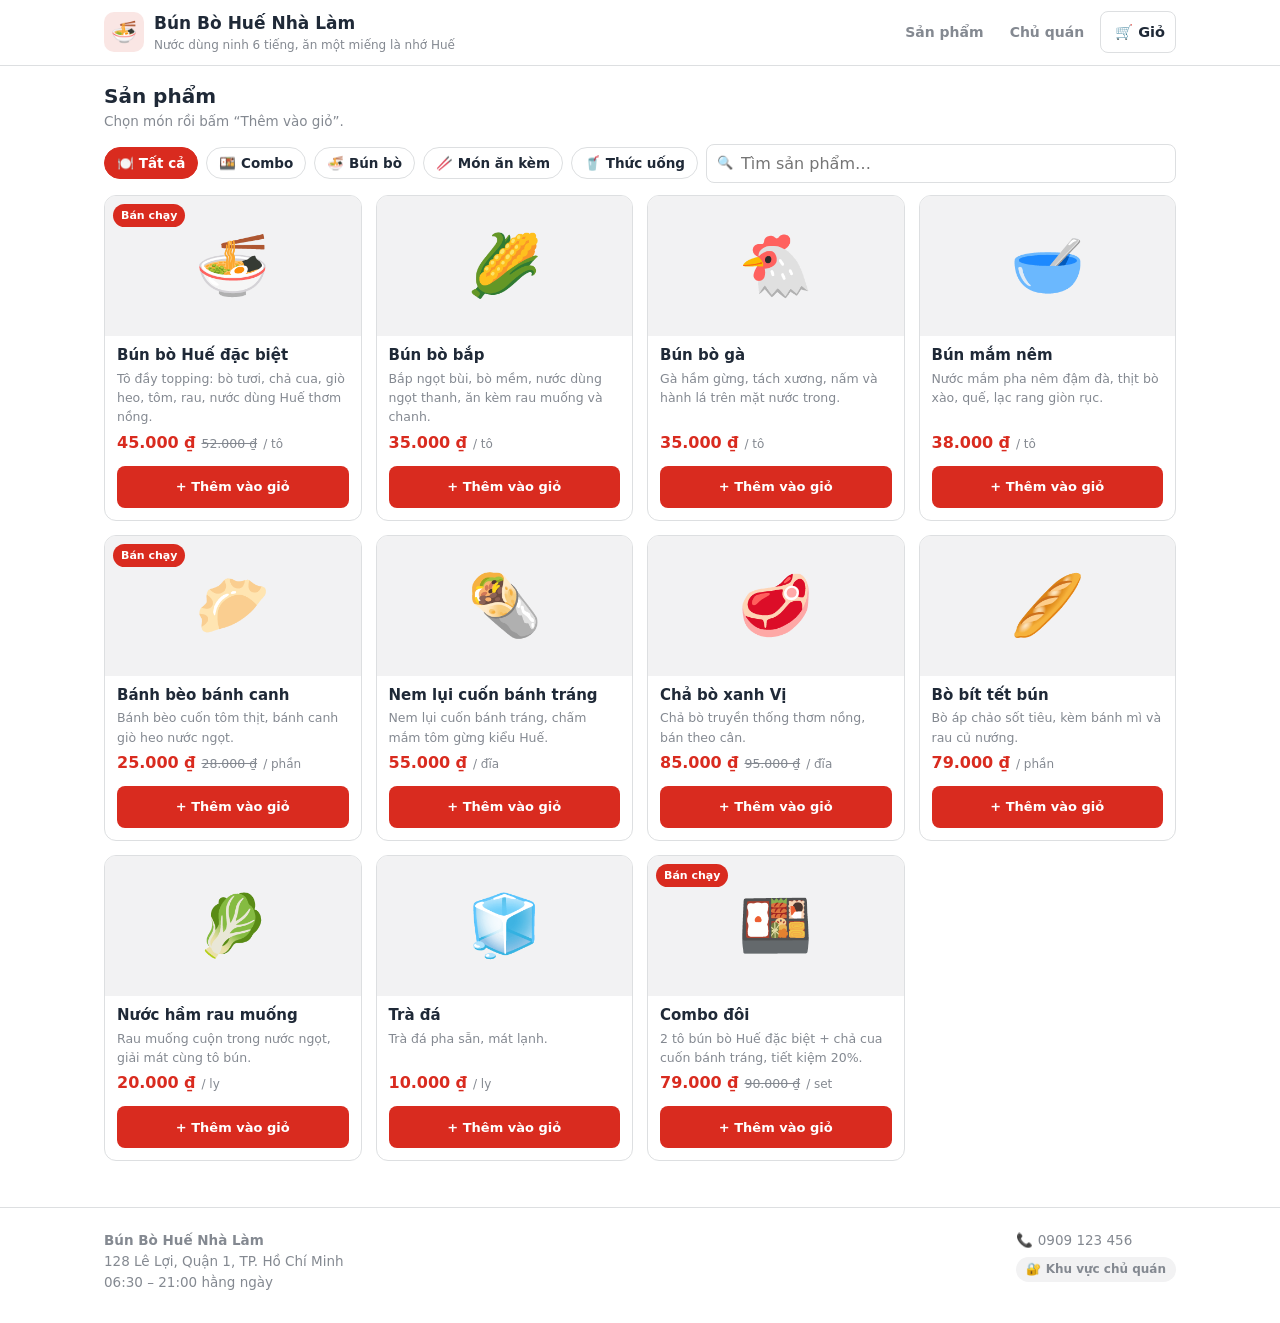
<file: index.html>
<!DOCTYPE html>
<html lang="vi">

<head>
  <meta charset="UTF-8" />
  <meta name="viewport" content="width=device-width, initial-scale=1, viewport-fit=cover" />
  <title>Cửa hàng</title>
  <meta name="description" content="Xem giá, thêm vào giỏ và đặt hàng. Chủ quán gọi xác nhận trước khi giao." />
  <link rel="icon" href="data:image/svg+xml,<svg xmlns='http://www.w3.org/2000/svg' viewBox='0 0 100 100'><text y='.9em' font-size='90'>🛒</text></svg>" />
  <link rel="stylesheet" href="assets/css/style.css" />
</head>

<body>
  <header class="header">
    <div class="header-in wrap">
      <a class="logo" href="#">
        <span class="logo-mark" data-brand-mark>🛒</span>
        <span id="shopName">Cửa hàng<small id="shopSlogan"></small></span>
      </a>
      <nav class="nav">
        <a href="#san-pham" class="hide-sm">Sản phẩm</a>
        <a href="admin.html" class="hide-sm">Chủ quán</a>
        <button class="btn ghost cart-btn" id="openCart" aria-label="Mở giỏ hàng">
          🛒 Giỏ <span class="cart-badge" id="cartBadge">0</span>
        </button>
      </nav>
    </div>
  </header>

  <main>
    <section class="section" id="san-pham">
      <div class="wrap">
        <div class="section-head">
          <h2 id="menuTitle">Sản phẩm</h2>
          <p id="menuSub">Chọn món rồi bấm “Thêm vào giỏ”.</p>
        </div>
        <div class="toolbar">
          <div id="chips" class="chips"></div>
          <div class="search">
            <input id="search" type="search" placeholder="Tìm sản phẩm…" />
          </div>
        </div>
        <div class="grid" id="menuGrid"></div>
        <div class="empty hidden" id="menuEmpty">
          <span class="big">🔍</span> Không có sản phẩm nào khớp.
        </div>
      </div>
    </section>
  </main>

  <footer class="footer">
    <div class="wrap footer-in">
      <div>
        <b id="footName">Cửa hàng</b>
        <div id="footAddr"></div>
        <div id="footOpen"></div>
      </div>
      <div>
        <div>📞 <a id="footPhone" href="tel:"></a></div>
        <div style="margin-top:6px"><a class="pill" href="admin.html">🔐 Khu vực chủ quán</a></div>
      </div>
    </div>
  </footer>

  <!-- THANH GIỎ TRÊN ĐIỆN THOẠI -->
  <div class="cartbar hidden" id="cartBar">
    <div class="sum">
      <b id="barCount">0 món</b>
      <span id="barTotal">0 ₫</span>
    </div>
    <button class="btn" id="barCheckout">Xem giỏ hàng</button>
  </div>

  <!-- GIỎ HÀNG -->
  <div class="overlay" id="overlay"></div>
  <aside class="drawer" id="drawer" aria-label="Giỏ hàng">
    <div class="drawer-head">
      <h3>🛒 Giỏ hàng</h3>
      <button class="icon-btn" id="closeCart" title="Đóng">✕</button>
    </div>
    <div class="drawer-body" id="cartBody"></div>
    <div class="drawer-foot" id="cartFoot"></div>
  </aside>

  <!-- CHỐT ĐƠN -->
  <div class="modal" id="checkoutModal">
    <div class="sheet">
      <div class="sheet-head">
        <h3>✅ Chốt đơn</h3>
        <button class="icon-btn x" data-close>✕</button>
      </div>
      <p class="muted" style="margin-top:0">Điền 3 dòng dưới đây, chủ quán sẽ gọi xác nhận.</p>
      <form id="checkoutForm" novalidate>
        <div class="field" id="f-name">
          <label for="cName">Họ và tên *</label>
          <input id="cName" name="name" autocomplete="name" placeholder="Nguyễn Văn A" />
          <span class="msg"></span>
        </div>
        <div class="field" id="f-phone">
          <label for="cPhone">Số điện thoại *</label>
          <input id="cPhone" name="phone" inputmode="tel" autocomplete="tel" placeholder="09xx xxx xxx" />
          <span class="msg"></span>
        </div>
        <div class="field" id="f-address">
          <label for="cAddress">Địa chỉ nhận hàng *</label>
          <textarea id="cAddress" name="address" autocomplete="street-address"
            placeholder="Số nhà, đường, phường/xã, quận/huyện, tỉnh/thành"></textarea>
          <span class="msg"></span>
        </div>
        <div class="field" id="f-note">
          <label for="cNote">Ghi chú (không bắt buộc)</label>
          <textarea id="cNote" name="note" style="min-height:56px"
            placeholder="Giao sau 18h, gọi trước khi tới…"></textarea>
        </div>
        <div class="mini-order" id="orderSummary"></div>
        <button class="btn block" type="submit">Xác nhận đặt hàng</button>
      </form>
    </div>
  </div>

  <!-- ĐÃ ĐẶT -->
  <div class="modal" id="doneModal">
    <div class="sheet center">
      <h3 style="font-size:20px;margin:0 0 4px">Đã nhận đơn <span id="doneCode"></span></h3>
      <p class="muted" id="doneSent" style="margin:0 0 10px"></p>
      <div class="mini-order" id="doneDetail" style="text-align:left"></div>
      <div style="display:flex;gap:8px;flex-wrap:wrap;justify-content:center">
        <button class="btn green" id="sendWA">💬 Gửi đơn qua WhatsApp</button>
        <button class="btn ghost" id="copyOrder">📋 Chép nội dung đơn</button>
        <button class="btn" id="doneMenu">Về danh sách</button>
      </div>
    </div>
  </div>

  <div class="toast-wrap" id="toasts"></div>

  <script src="assets/js/server-config.js"></script>
  <script src="assets/js/data.js"></script>
  <script src="assets/js/remote.js"></script>
  <script src="assets/js/app.js"></script>
</body>

</html>
</file>
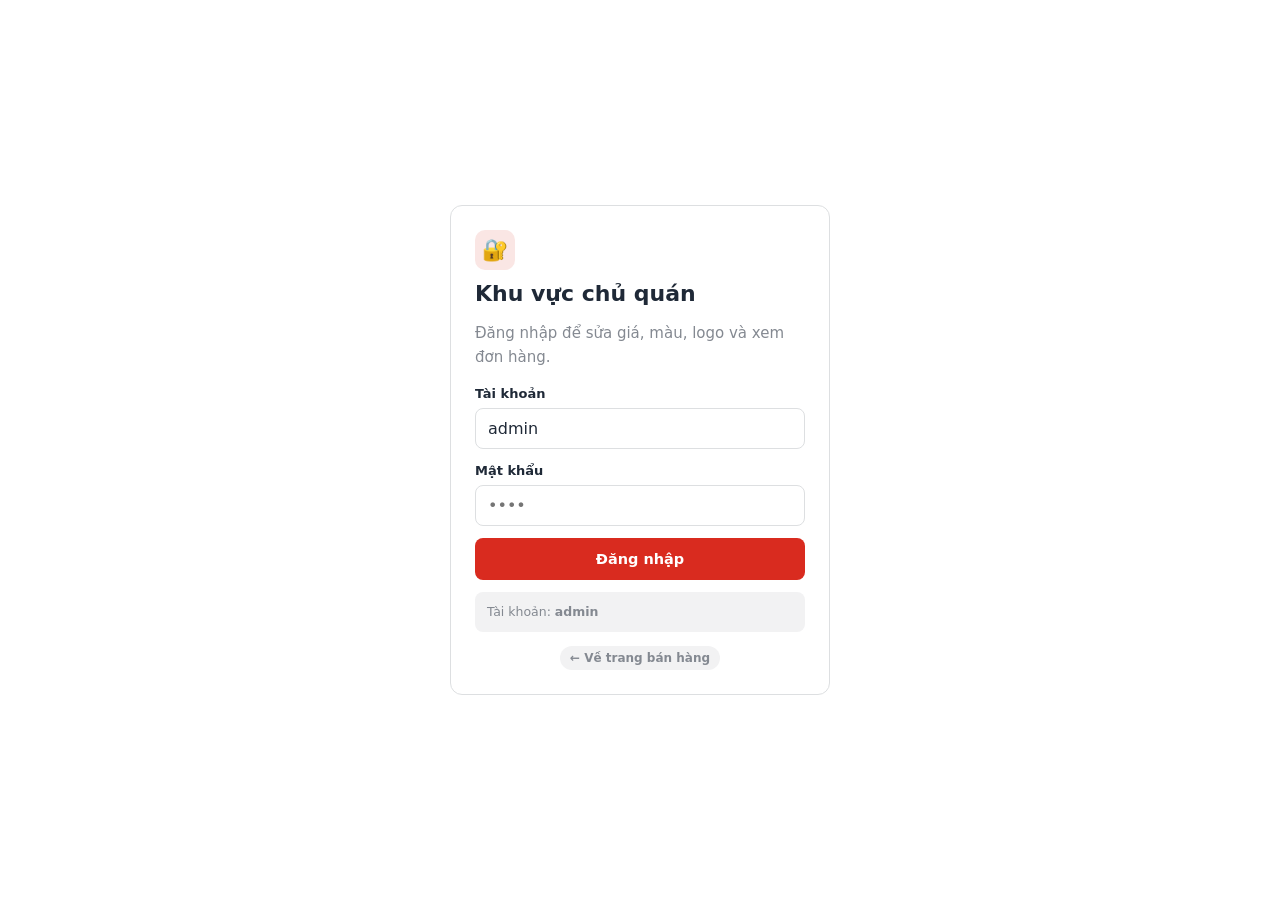
<file: admin.html>
<!DOCTYPE html>
<html lang="vi">

<head>
  <meta charset="UTF-8" />
  <meta name="viewport" content="width=device-width, initial-scale=1" />
  <title>Khu vực chủ quán</title>
  <link rel="icon" href="data:image/svg+xml,<svg xmlns='http://www.w3.org/2000/svg' viewBox='0 0 100 100'><text y='.9em' font-size='90'>🔐</text></svg>" />
  <link rel="stylesheet" href="assets/css/style.css" />
</head>

<body>
  <!-- ĐĂNG NHẬP -->
  <div class="login-wrap" id="loginView">
    <form class="login-card" id="loginForm">
      <div class="logo-mark">🔐</div>
      <h1 style="font-size:22px">Khu vực chủ quán</h1>
      <p class="muted">Đăng nhập để sửa giá, màu, logo và xem đơn hàng.</p>
      <div class="field" id="l-user">
        <label for="lUser">Tài khoản</label>
        <input id="lUser" value="admin" autocomplete="username" />
      </div>
      <div class="field" id="l-pass">
        <label for="lPass">Mật khẩu</label>
        <input id="lPass" type="password" placeholder="••••" autocomplete="current-password" />
      </div>
      <button class="btn block" type="submit">Đăng nhập</button>
      <div class="hint">Tài khoản: <b>admin</b></div>
      <div id="loginErr" style="color:var(--accent);font-weight:700;font-size:13.5px;margin-top:10px"></div>
      <div class="center" style="margin-top:14px"><a class="pill" href="index.html">← Về trang bán hàng</a></div>
    </form>
  </div>

  <!-- KHU VỰC CHỦ QUÁN -->
  <div class="admin hidden" id="adminView">
    <aside class="side">
      <div class="logo">
        <span class="logo-mark" data-brand-mark>🛒</span>
        <span>Chủ quán<small id="sideShop"></small></span>
      </div>
      <button data-tab="dish" class="on">🛍️ Sản phẩm</button>
      <button data-tab="order">🧾 Đơn hàng <span id="newOrderCount"></span></button>
      <button data-tab="qr">📱 Mã QR</button>
      <button data-tab="shop">🏪 Cửa hàng</button>
      <div class="spacer"></div>
      <div class="who" id="whoami"></div>
      <button id="viewSite">🌐 Xem trang bán hàng</button>
      <button id="logout">🚪 Đăng xuất</button>
    </aside>

    <div class="main">
      <!-- SẢN PHẨM -->
      <section data-panel="dish">
        <div class="topbar">
          <div>
            <h1>Quản lý sản phẩm</h1>
            <p class="muted">Thêm mới, đổi giá ngay trên bảng, tạm ẩn món hết hàng.</p>
          </div>
          <button class="btn" id="addDish">+ Thêm sản phẩm</button>
        </div>

        <div class="panel">
          <div class="toolbar" style="margin:0 0 12px">
            <div class="chips" id="dishFilter"></div>
            <div class="search"><input id="dishSearch" type="search" placeholder="Tìm trong danh sách…" /></div>
          </div>
          <div class="scroll">
            <table class="tbl" id="dishTable">
              <thead>
                <tr>
                  <th>Tên</th>
                  <th>Danh mục</th>
                  <th>Giá bán</th>
                  <th>Trạng thái</th>
                  <th class="num">Thao tác</th>
                </tr>
              </thead>
              <tbody id="dishRows"></tbody>
            </table>
          </div>
          <div class="hint">Đổi giá ngay tại đây, nhấn Enter để lưu. Muốn khách trên máy khác thấy thay đổi, bấm
            <b>⬆️ Đẩy món + giá + màu lên web</b> ở tab <b>Cửa hàng</b>.</div>
        </div>
      </section>

      <!-- ĐƠN HÀNG -->
      <section data-panel="order" class="hidden">
        <div class="topbar">
          <div>
            <h1>Đơn hàng</h1>
            <p class="muted">Khách đặt từ trang bán hàng. Đổi trạng thái để bếp nắm.</p>
          </div>
          <div style="margin-left:auto;text-align:right">
            <div class="muted" id="syncState" style="font-size:13px">Chưa kết nối máy chủ</div>
            <button class="btn ghost sm" id="syncBtn" style="margin-top:6px">🔄 Đồng bộ đơn</button>
          </div>
        </div>
        <div class="kpi" id="kpi"></div>
        <div class="panel">
          <div class="scroll">
            <table class="tbl">
              <thead>
                <tr>
                  <th>Mã</th>
                  <th>Khách</th>
                  <th>Sản phẩm</th>
                  <th class="num">Tổng</th>
                  <th>Trạng thái</th>
                  <th class="num">Thao tác</th>
                </tr>
              </thead>
              <tbody id="orderRows"></tbody>
            </table>
          </div>
        </div>
      </section>

      <!-- MÃ QR -->
      <section data-panel="qr" class="hidden">
        <div class="topbar">
          <div>
            <h1>Mã QR dẫn tới web</h1>
            <p class="muted">In mã này lên bàn hoặc gửi khách quét. Mã luôn trỏ về đúng địa chỉ web đang chạy.</p>
          </div>
        </div>
        <div class="panel">
          <div class="qr-row">
            <div class="qr-box"><canvas id="qrCanvas" width="520" height="520"></canvas></div>
            <div class="qr-info">
              <div class="field">
                <label for="qrUrl">Địa chỉ web trong mã QR</label>
                <input id="qrUrl" />
                <div class="hint">Mặc định lấy từ trình duyệt. Nếu bạn mở bằng <b>file://</b> hoặc chạy localhost,
                  hãy dán đúng link GitHub Pages (vd: <code>https://tai-khoan.github.io/ten-repo/</code>) để khách ngoài
                  điện thoại quét được.</div>
              </div>
              <div style="display:flex;gap:10px;flex-wrap:wrap">
                <button class="btn" id="qrRedraw">🔄 Vẽ lại mã</button>
                <button class="btn ghost" id="qrDownload">⬇️ Tải PNG</button>
                <button class="btn ghost" id="qrCopy">📋 Sao chép link</button>
                <a class="btn ghost" id="qrPoster" target="_blank" href="#">🧾 Xem bảng giá + QR để in</a>
              </div>
            </div>
          </div>
        </div>
      </section>

      <!-- CỬA HÀNG -->
      <section data-panel="shop" class="hidden">
        <div class="topbar">
          <div>
            <h1>Cài đặt cửa hàng</h1>
            <p class="muted">Màu sắc, logo, thông tin hiển thị, phí giao hàng, mã ưu đãi và sao lưu dữ liệu.</p>
          </div>
        </div>

        <div class="panel">
          <h3>Màu sắc trang bán hàng</h3>
          <p class="muted">Chọn 3 màu: màu nhấn (nút, giá), màu nền, màu chữ. Trang bán hàng đổi theo ngay lập tức.</p>
          <div class="color-row" style="margin:12px 0">
            <label class="color-item"><input type="color" id="tAccent" /><span>Màu nhấn</span></label>
            <label class="color-item"><input type="color" id="tBg" /><span>Màu nền</span></label>
            <label class="color-item"><input type="color" id="tText" /><span>Màu chữ</span></label>
          </div>
          <div class="swatches" id="themePresets"></div>
          <div class="hint" id="themeState"></div>
        </div>

        <div class="panel">
          <h3>Thông tin cửa hàng</h3>
          <div class="field">
            <label>Logo</label>
            <div class="media-pick">
              <div class="media-prev" id="lPrev">🛒</div>
              <div class="media-ctl">
                <div class="media-btns">
                  <input type="file" id="lImgFile" accept="image/*" hidden />
                  <button type="button" class="btn ghost sm" id="lImgPick">📷 Chọn logo từ máy</button>
                  <button type="button" class="btn ghost sm" id="lImgClear">🗑 Bỏ logo</button>
                </div>
                <input id="lImgUrl" placeholder="hoặc dán link logo (https://…)" />
                <span class="muted" style="font-size:12px">Logo hiện ở đầu trang bán hàng, khu vực chủ quán, bảng in và icon tab trình duyệt. Nên dùng ảnh vuông, nền trong suốt.</span>
              </div>
            </div>
          </div>
          <div class="field" style="max-width:220px">
            <label for="sEmoji">Biểu tượng (khi chưa có logo)</label>
            <input id="sEmoji" placeholder="🛒" maxlength="4" />
          </div>
          <div class="two">
            <div class="field"><label for="sName">Tên cửa hàng</label><input id="sName" /></div>
            <div class="field"><label for="sPhone">Hotline</label><input id="sPhone" /></div>
          </div>
          <div class="field"><label for="sSlogan">Khẩu hiệu</label><input id="sSlogan" /></div>
          <div class="field"><label for="sAddr">Địa chỉ</label><input id="sAddr" /></div>
          <div class="two">
            <div class="field"><label for="sOpen">Giờ mở cửa</label><input id="sOpen" /></div>
            <div class="field"><label for="sSite">URL web (cho QR)</label><input id="sSite" placeholder="https://tai-khoan.github.io/ten-repo/" /></div>
          </div>
          <div class="two">
            <div class="field"><label for="sShip">Phí giao hàng (đ)</label><input id="sShip" type="number" min="0" /></div>
            <div class="field"><label for="sFree">Miễn phí giao từ (đ)</label><input id="sFree" type="number" min="0" /></div>
          </div>
          <button class="btn" id="saveShop">💾 Lưu thông tin</button>
        </div>

        <div class="panel" id="remotePanel">
          <h3>☁️ Máy chủ (đồng bộ cho mọi khách)</h3>
          <p class="muted">
            Dự án có sẵn mã máy chủ: mở <code>google-apps-script/Code.gs</code> trong repo, dán vào
            <i>Extensions → Apps Script</i>, đổi <code>TOKEN</code> rồi Deploy (Execute as: Me, Access: Anyone).
            Link <b>/exec</b> và TOKEN dán vào hai ô bên dưới.
          </p>
          <div class="two">
            <div class="field">
              <label for="rUrl">Link Web App (kết thúc bằng /exec)</label>
              <input id="rUrl" placeholder="https://script.google.com/macros/s/..../exec" />
            </div>
            <div class="field">
              <label for="rToken">TOKEN</label>
              <input id="rToken" placeholder="chuỗi bí mật giống trong Code.gs" />
            </div>
          </div>
          <div class="field">
            <label for="rShop">Tên cửa hàng ghi kèm đơn (cho nhiều quán dùng chung 1 Sheet)</label>
            <input id="rShop" placeholder="Tên cửa hàng của bạn" />
          </div>
          <div style="display:flex;gap:10px;flex-wrap:wrap;align-items:center">
            <button class="btn" id="rSave">💾 Lưu &amp; kiểm tra</button>
            <button class="btn ghost" id="rPushAll">⬆️ Đẩy đơn trên máy này lên server</button>
            <span id="rState" class="muted" style="font-size:13.5px"></span>
          </div>
          <div class="hint" id="rPending"></div>
          <div style="display:flex;gap:10px;flex-wrap:wrap;align-items:center;margin-top:12px">
            <button class="btn" id="rPushConfig">⬆️ Đẩy món + giá + màu lên web</button>
            <button class="btn ghost" id="rPullConfig">⬇️ Lấy cấu hình từ web</button>
          </div>
          <div class="hint" id="rConfState">Chưa có cấu hình nào trên máy chủ.</div>
        </div>

        <div class="panel">
          <h3>Danh mục</h3>
          <p class="muted">Thêm/xoá danh mục (dùng chữ thường không dấu, ví dụ <code>chao</code>).</p>
          <div class="chips" id="catChips" style="margin-bottom:12px"></div>
          <div class="code-row" style="max-width:420px">
            <input id="catName" placeholder="Tên danh mục" />
            <input id="catEmoji" placeholder="🍲" style="max-width:80px" />
            <button class="btn ghost" id="addCat">Thêm</button>
          </div>
        </div>

        <div class="panel">
          <h3>Mã ưu đãi</h3>
          <div class="scroll">
            <table class="tbl">
              <thead>
                <tr><th>Mã</th><th>Loại</th><th>Mức giảm</th><th>Mô tả</th><th class="num">Thao tác</th></tr>
              </thead>
              <tbody id="codeRows"></tbody>
            </table>
          </div>
          <div class="two" style="margin-top:12px;max-width:760px">
            <div class="field"><label for="nCode">Mã mới</label><input id="nCode" placeholder="CHAOBAN10" /></div>
            <div class="field">
              <label for="nType">Loại</label>
              <select id="nType">
                <option value="percent">Phần trăm (%)</option>
                <option value="fixed">Số tiền cố định (đ)</option>
                <option value="ship">Miễn phí giao hàng</option>
              </select>
            </div>
            <div class="field"><label for="nValue">Giá trị</label><input id="nValue" type="number" min="0" value="10" /></div>
          </div>
          <button class="btn" id="addCode">Thêm mã</button>
        </div>

        <div class="panel">
          <h3>Dữ liệu</h3>
          <p class="muted">Dữ liệu lưu trong trình duyệt của máy này. Xuất file JSON để lưu lại hoặc chuyển sang máy khác.</p>
          <div style="display:flex;gap:10px;flex-wrap:wrap;margin-top:12px">
            <button class="btn ghost" id="exportData">⬇️ Xuất JSON</button>
            <button class="btn ghost" id="importBtn">⬆️ Nhập JSON</button>
            <input type="file" id="importFile" accept="application/json" class="hidden" />
            <button class="btn ghost" id="resetMenu">♻️ Khôi phục danh sách mặc định</button>
            <button class="btn ghost" id="resetAll" style="color:var(--accent)">🗑 Xoá tất cả &amp; tạo lại</button>
          </div>
        </div>
      </section>
    </div>
  </div>

  <!-- SỬA SẢN PHẨM -->
  <div class="modal" id="dishModal">
    <div class="sheet">
      <div class="sheet-head">
        <h3 id="dishModalTitle">Thêm sản phẩm</h3>
        <button class="icon-btn" data-close>✕</button>
      </div>
      <form id="dishForm" novalidate>
        <div class="two">
          <div class="field">
            <label for="dName">Tên sản phẩm *</label>
            <input id="dName" placeholder="Bún bò Huế đặc biệt" />
          </div>
          <div class="field">
            <label for="dCat">Danh mục</label>
            <select id="dCat"></select>
          </div>
        </div>
        <div class="field">
          <label for="dDesc">Mô tả</label>
          <textarea id="dDesc" style="min-height:64px" placeholder="Nguyên liệu, đặc điểm, khối lượng…"></textarea>
        </div>
        <div class="two">
          <div class="field">
            <label for="dPrice">Giá bán (đ) *</label>
            <input id="dPrice" type="number" min="0" step="1000" placeholder="45000" />
          </div>
          <div class="field">
            <label for="dOld">Giá gạch ngang (đ)</label>
            <input id="dOld" type="number" min="0" step="1000" placeholder="0 = không có" />
          </div>
        </div>
        <div class="field">
          <label>Ảnh</label>
          <div class="media-pick">
            <div class="media-prev" id="dPrev">🛍️</div>
            <div class="media-ctl">
              <div class="media-btns">
                <input type="file" id="dImgFile" accept="image/*" hidden />
                <button type="button" class="btn ghost sm" id="dImgPick">📷 Chọn ảnh từ máy</button>
                <button type="button" class="btn ghost sm" id="dImgClear">🗑 Bỏ ảnh</button>
              </div>
              <input id="dImgUrl" placeholder="hoặc dán link ảnh (https://…)" />
              <span class="muted" style="font-size:12px">Ảnh tự thu nhỏ về ~640px trước khi lưu. Có ảnh thì hiện ảnh, không có thì dùng emoji.</span>
            </div>
          </div>
        </div>
        <div class="two">
          <div class="field">
            <label for="dEmoji">Biểu tượng (dùng khi không có ảnh)</label>
            <input id="dEmoji" placeholder="🍜" maxlength="4" />
          </div>
          <div class="field">
            <label for="dUnit">Đơn vị</label>
            <input id="dUnit" placeholder="tô / phần / cân / ly" />
          </div>
        </div>
        <div class="two">
          <label style="display:flex;gap:8px;align-items:center;font-weight:600"><input type="checkbox" id="dHot" style="width:auto" /> 🔥 Bán chạy</label>
          <label style="display:flex;gap:8px;align-items:center;font-weight:600"><input type="checkbox" id="dAvail" style="width:auto" /> ✅ Đang bán</label>
        </div>
        <div style="display:flex;gap:10px;margin-top:8px">
          <button class="btn" type="submit" style="flex:1">Lưu sản phẩm</button>
          <button class="btn ghost" type="button" data-close>Huỷ</button>
        </div>
      </form>
    </div>
  </div>

  <!-- CHI TIẾT ĐƠN -->
  <div class="modal" id="orderModal">
    <div class="sheet" id="orderSheet"></div>
  </div>

  <div class="toast-wrap" id="toasts"></div>

  <script src="assets/js/server-config.js"></script>
  <script src="assets/vendor/qrcode.js"></script>
  <script src="assets/js/data.js"></script>
  <script src="assets/js/remote.js"></script>
  <script src="assets/js/qr.js"></script>
  <script src="assets/js/admin.js"></script>
</body>

</html>
</file>
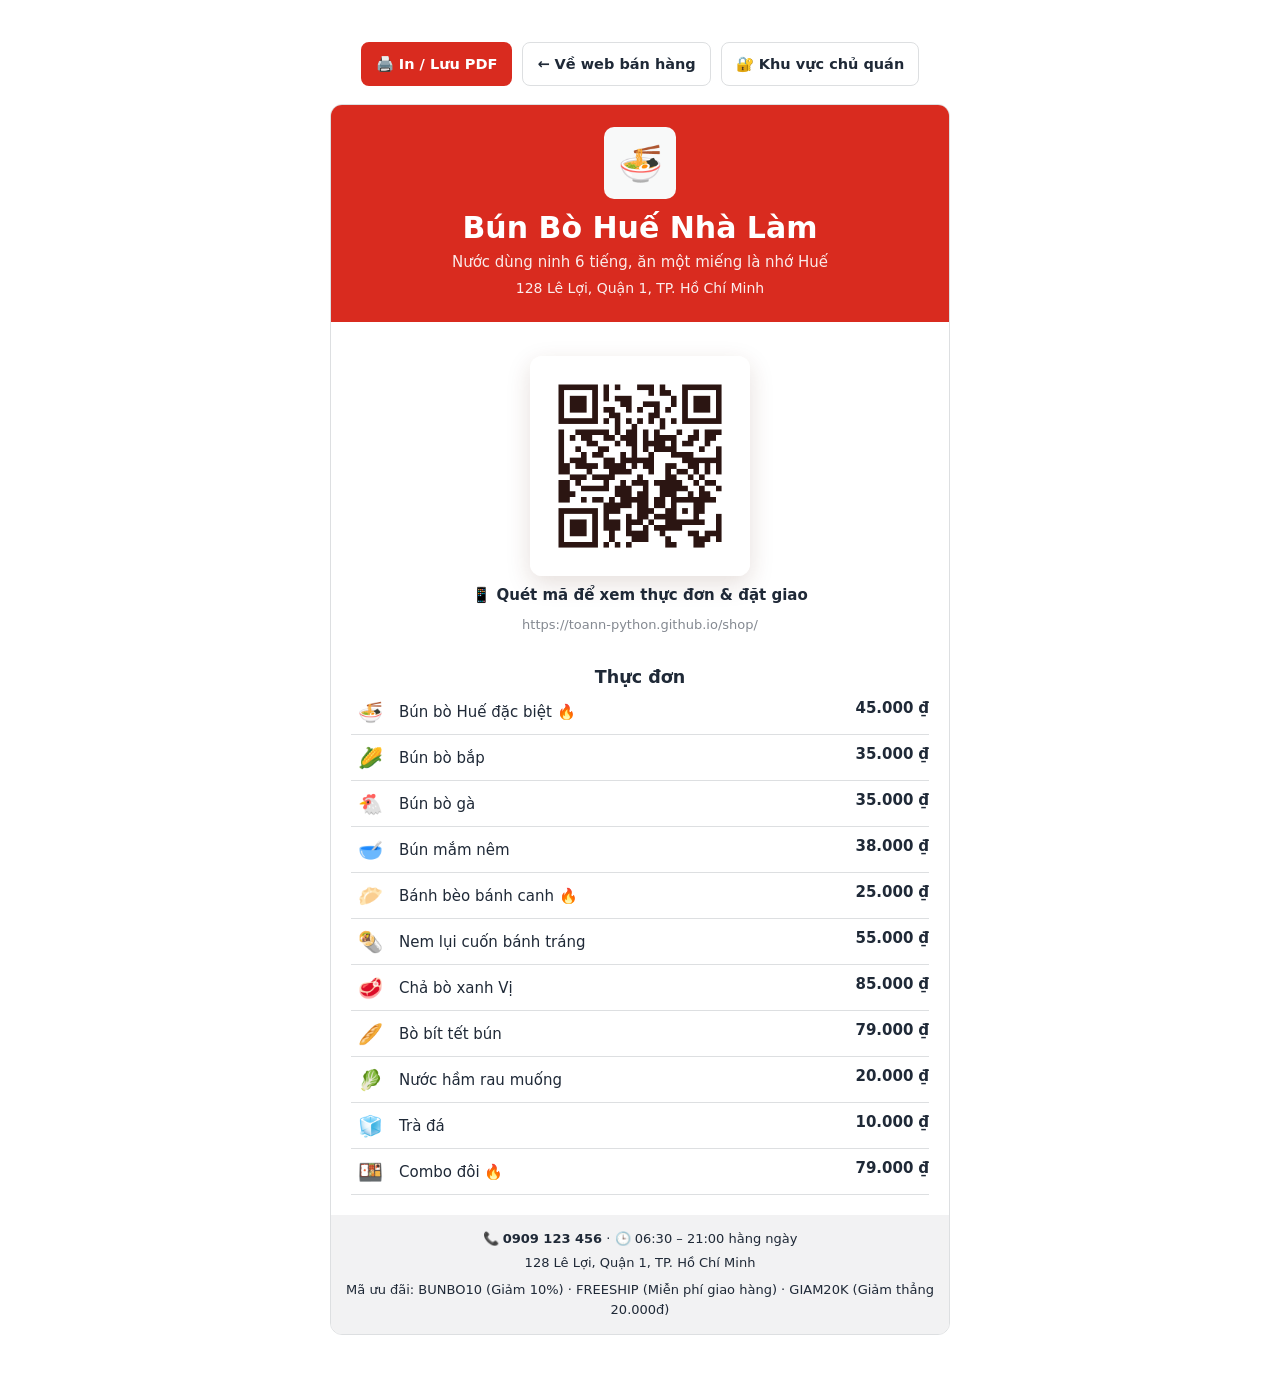
<file: poster.html>
<!DOCTYPE html>
<html lang="vi">

<head>
  <meta charset="UTF-8" />
  <meta name="viewport" content="width=device-width, initial-scale=1" />
  <title>Bảng giá + mã QR</title>
  <link rel="icon" href="data:image/svg+xml,<svg xmlns='http://www.w3.org/2000/svg' viewBox='0 0 100 100'><text y='.9em' font-size='90'>🧾</text></svg>" />
  <link rel="stylesheet" href="assets/css/style.css" />
  <style>
    body { padding: 24px 16px 60px; }
    .poster-qr img { border: 6px solid #fff; border-radius: 12px; box-shadow: 0 8px 24px rgba(88, 40, 20, .15); }
  </style>
</head>

<body>
  <div class="print-bar no-print">
    <button class="btn" onclick="window.print()">🖨️ In / Lưu PDF</button>
    <a class="btn ghost" href="index.html">← Về web bán hàng</a>
    <a class="btn ghost" href="admin.html">🔐 Khu vực chủ quán</a>
  </div>

  <div class="poster" id="poster">
    <div class="poster-head">
      <div class="poster-logo"><span class="logo-mark" data-brand-mark>🍜</span></div>
      <h1 id="pName">Bún Bò Huế Nhà Làm</h1>
      <p id="pSlogan">Nước dùng ninh 6 tiếng</p>
      <p id="pMeta" style="font-size:14px;opacity:.92"></p>
    </div>

    <div class="poster-body">
      <div class="poster-qr">
        <div id="pQr"></div>
        <b>📱 Quét mã để xem thực đơn &amp; đặt giao</b>
        <span id="pUrl" class="muted" style="font-size:13px;word-break:break-all"></span>
      </div>

      <h3 style="text-align:center;margin:18px 0 8px">Thực đơn</h3>
      <ul class="poster-list" id="pList"></ul>
    </div>

    <div class="poster-foot">
      <div>📞 <b id="pPhone"></b> · 🕒 <span id="pOpen"></span></div>
      <div id="pAddr" style="margin-top:4px"></div>
      <div id="pCodes" style="margin-top:6px"></div>
    </div>
  </div>

  <script src="assets/vendor/qrcode.js"></script>
  <script src="assets/js/data.js"></script>
  <script src="assets/js/qr.js"></script>
  <script>
    (function () {
      var shop = BB.shop();
      var params = new URLSearchParams(location.search);
      var url = params.get('u') || shop.siteUrl ||
        (location.protocol === 'file:' ? '' : location.origin + location.pathname.replace(/poster\.html.*$/, ''));
      if (url && !/^https?:\/\//i.test(url)) url = 'https://' + url;

      function esc(s) {
        return String(s == null ? '' : s).replace(/[&<>"']/g, function (c) {
          return { '&': '&amp;', '<': '&lt;', '>': '&gt;', '"': '&quot;', "'": '&#39;' }[c];
        });
      }

      document.getElementById('pName').textContent = shop.name;
      BB.applyBrand();
      document.getElementById('pSlogan').textContent = shop.slogan;
      document.getElementById('pMeta').textContent = shop.address;
      document.getElementById('pPhone').textContent = shop.phone;
      document.getElementById('pOpen').textContent = shop.open;
      document.getElementById('pAddr').textContent = shop.address;
      document.getElementById('pUrl').textContent =
        url || 'Chưa cấu hình địa chỉ web — mở admin.html › Mã QR để dán link';

      document.getElementById('pList').innerHTML = BB.menu()
        .filter(function (m) { return m.available; })
        .map(function (m) {
          return '<li><span style="display:flex;gap:10px;align-items:center">' +
            (m.image
              ? '<img src="' + esc(m.image) + '" alt="" style="width:38px;height:38px;object-fit:cover;border-radius:10px" />'
              : '<span style="width:38px;text-align:center;font-size:20px">' + m.emoji + '</span>') +
            '<span>' + esc(m.name) + (m.hot ? ' 🔥' : '') + '</span></span><b>' + BB.money(m.price) + '</b></li>';
        }).join('');

      var codes = Object.keys(BB.codes());
      document.getElementById('pCodes').textContent = codes.length
        ? 'Mã ưu đãi: ' + codes.map(function (k) { return k + ' (' + BB.codes()[k].note + ')'; }).join(' · ')
        : '';

      if (url) {
        document.getElementById('pQr').appendChild(BBQR.toImg(url, 260));
      } else {
        document.getElementById('pQr').innerHTML = '<b style="color:var(--accent)">Chưa có URL web</b>';
      }
    })();
  </script>
</body>

</html>
</file>
<file: assets/css/style.css>
/* ==========================================================
   Web bán hàng — Style sheet
   1. Tokens & base      5. Cart drawer
   2. Header / nav       6. Modals & forms
   3. Sản phẩm          7. Toast / misc
   4. (dùng chung)       8. Admin + poster + responsive

   Màu do chủ quán chọn trong admin; data.js ghi vào biến --accent/--bg/--text.
   Giá trị trong :root chỉ là dự phòng khi mở trực tiếp file.
   ========================================================== */

/* ---------- 1. Tokens & base ---------- */
:root {
  --accent: #d92b1f;
  --accent-dk: #a81c13;
  --accent-soft: #fdeceb;
  --bg: #ffffff;
  --surface: #fbfbfc;
  --bg-soft: #f4f4f6;
  --text: #1f2937;
  --muted: #6b7280;
  --line: #e3e5ea;
  --ok: #17794a;
  --radius: 12px;
  --radius-sm: 8px;
  --font: system-ui, -apple-system, 'Segoe UI', Roboto, 'Helvetica Neue', Arial, sans-serif;
}

* { box-sizing: border-box; }
html { -webkit-text-size-adjust: 100%; }

body {
  margin: 0;
  font-family: var(--font);
  font-size: 15px;
  line-height: 1.55;
  color: var(--text);
  background: var(--bg);
  -webkit-font-smoothing: antialiased;
}

h1, h2, h3, h4 { line-height: 1.25; margin: 0 0 .4em; }
a { color: inherit; text-decoration: none; }
button { font-family: inherit; cursor: pointer; }
input, select, textarea { font-family: inherit; font-size: 16px; color: var(--text); }
img { max-width: 100%; }

.wrap { max-width: 1100px; margin: 0 auto; padding: 0 14px; }
.muted { color: var(--muted); }
.center { text-align: center; }
.hidden { display: none !important; }

/* logo quán */
.logo-mark img { width: 100%; height: 100%; object-fit: cover; border-radius: 10px; display: block; }
.poster-logo { display: flex; justify-content: center; margin-bottom: 10px; }
.poster-logo .logo-mark { width: 72px; height: 72px; font-size: 36px; background: var(--surface); box-shadow: none; }
.poster-logo .logo-mark img { border-radius: 10px; }

/* ---------- 2. Header ---------- */
.header {
  position: sticky; top: 0; z-index: 60;
  background: var(--bg); border-bottom: 1px solid var(--line);
}
.header-in { display: flex; align-items: center; gap: 10px; padding: 10px 14px; }
.logo { display: flex; align-items: center; gap: 10px; font-weight: 700; font-size: 17px; min-width: 0; }
.logo > span:last-child { min-width: 0; }
.logo-mark {
  width: 40px; height: 40px; flex: none; display: grid; place-items: center; font-size: 21px;
  border-radius: 10px; background: var(--accent-soft);
}
.logo small { display: block; font-size: 12px; font-weight: 400; color: var(--muted); overflow: hidden; text-overflow: ellipsis; white-space: nowrap; }
.nav { margin-left: auto; display: flex; align-items: center; gap: 6px; flex: none; }
.nav a { padding: 8px 10px; border-radius: var(--radius-sm); font-weight: 600; font-size: 14px; color: var(--muted); }
.nav a:hover { background: var(--bg-soft); color: var(--text); }

.btn {
  display: inline-flex; align-items: center; gap: 6px; justify-content: center;
  border: 1px solid transparent; border-radius: var(--radius-sm);
  padding: 10px 14px; min-height: 42px;
  font-weight: 600; font-size: 14.5px; color: #fff; background: var(--accent);
}
.btn:hover { filter: brightness(1.06); }
.btn.ghost { background: var(--bg); color: var(--text); border-color: var(--line); }
.btn.dark { background: var(--text); }
.btn.green { background: var(--ok); }
.btn.sm { padding: 6px 10px; min-height: 34px; font-size: 13px; }
.btn.block { width: 100%; }
.btn[disabled] { opacity: .5; pointer-events: none; }

.cart-btn { position: relative; padding-right: 10px; }
.cart-badge {
  position: absolute; top: -5px; right: -5px; min-width: 20px; height: 20px; padding: 0 5px;
  display: grid; place-items: center; border-radius: 999px;
  background: var(--accent); color: #fff; font-size: 11.5px; font-weight: 700;
  border: 2px solid var(--bg);
}

/* thanh giỏ cố định dưới màn hình điện thoại */
.cartbar {
  position: fixed; left: 0; right: 0; bottom: 0; z-index: 70;
  display: flex; align-items: center; gap: 12px;
  padding: 10px 14px calc(10px + env(safe-area-inset-bottom));
  background: var(--bg); border-top: 1px solid var(--line);
}
.cartbar .sum { flex: 1; min-width: 0; }
.cartbar .sum b { display: block; font-size: 15px; }
.cartbar .sum span { font-size: 12.5px; color: var(--muted); }
body.has-cart .toast-wrap { bottom: 88px; }
.cartbar .btn { flex: none; min-width: 140px; }
body.has-cart { padding-bottom: 76px; }

/* ---------- 3. Sản phẩm ---------- */
.section { padding: 18px 0 26px; }
.section-head { margin-bottom: 12px; }
.section-head h2 { margin: 0; font-size: 20px; }
.section-head p { margin: 2px 0 0; color: var(--muted); font-size: 13.5px; }

.toolbar { display: flex; gap: 8px; flex-wrap: wrap; align-items: center; margin-bottom: 12px; }
.chips { display: flex; gap: 8px; flex-wrap: wrap; }
.chip {
  border: 1px solid var(--line); background: var(--bg); color: var(--text);
  padding: 7px 12px; border-radius: 999px; font-weight: 600; font-size: 13.5px;
  display: inline-flex; gap: 5px; align-items: center;
}
.chip:hover { border-color: var(--accent); }
.chip.active { background: var(--accent); color: #fff; border-color: var(--accent); }
.search { position: relative; flex: 1 1 180px; min-width: 160px; }
.search input { width: 100%; padding: 9px 12px 9px 34px; border-radius: var(--radius-sm); border: 1px solid var(--line); background: var(--bg); outline: none; }
.search input:focus { border-color: var(--accent); }
.search::before { content: '🔍'; position: absolute; left: 11px; top: 50%; transform: translateY(-50%); font-size: 13px; }

.grid { display: grid; grid-template-columns: repeat(auto-fill, minmax(min(100%, 165px), 1fr)); gap: 12px; }
.card {
  background: var(--bg); border: 1px solid var(--line); border-radius: var(--radius);
  overflow: hidden; display: flex; flex-direction: column;
}
.card-thumb {
  height: 120px; display: grid; place-items: center; font-size: 52px; position: relative;
  background: var(--bg-soft);
}
.card-thumb img { width: 100%; height: 100%; object-fit: cover; display: block; }
.badge {
  position: absolute; top: 8px; left: 8px; background: var(--accent); color: #fff;
  font-size: 11px; font-weight: 700; padding: 3px 8px; border-radius: 999px;
}
.badge.off { position: static; align-self: flex-start; background: var(--bg-soft); color: var(--muted); margin: 0 12px 4px; }
.card-body { padding: 10px 12px 12px; display: flex; flex-direction: column; gap: 4px; flex: 1; }
.card-body h3 { font-size: 15px; margin: 0; }
.card-body p { margin: 0; font-size: 12.5px; color: var(--muted); flex: 1; }
.price { display: flex; align-items: baseline; gap: 6px; flex-wrap: wrap; }
.price b { color: var(--accent); font-size: 16px; }
.price s { color: var(--muted); font-size: 12.5px; }
.card-foot { margin-top: 6px; }
.card-foot .btn { width: 100%; min-height: 42px; }

.empty { text-align: center; padding: 36px 0; color: var(--muted); }
.empty .big { font-size: 40px; display: block; margin-bottom: 6px; }

/* ---------- 4. Cart drawer ---------- */
.overlay {
  position: fixed; inset: 0; background: rgba(0, 0, 0, .45); z-index: 90;
  opacity: 0; pointer-events: none; transition: opacity .2s ease;
}
.overlay.on { opacity: 1; pointer-events: auto; }
.drawer {
  position: fixed; top: 0; right: 0; height: 100%; width: min(400px, 100%);
  background: var(--bg); z-index: 100; display: flex; flex-direction: column;
  transform: translateX(102%); transition: transform .22s ease;
  border-left: 1px solid var(--line);
}
.drawer.on { transform: none; }
.drawer-head { display: flex; align-items: center; gap: 10px; padding: 14px; border-bottom: 1px solid var(--line); }
.drawer-head h3 { margin: 0; font-size: 17px; }
.icon-btn {
  border: 0; background: var(--bg-soft); width: 34px; height: 34px; border-radius: 50%;
  display: grid; place-items: center; font-size: 15px; color: var(--text); flex: none;
}
.icon-btn:hover { background: var(--line); }
.drawer-body { flex: 1; overflow: auto; padding: 6px 14px; }
.drawer-foot { border-top: 1px solid var(--line); padding: 14px; background: var(--bg); }

.line { display: grid; grid-template-columns: 44px 1fr auto; gap: 10px; padding: 10px 0; border-bottom: 1px solid var(--line); }
.line:last-child { border-bottom: 0; }
.line .thumb { width: 44px; height: 44px; border-radius: var(--radius-sm); display: grid; place-items: center; font-size: 22px; background: var(--bg-soft); overflow: hidden; }
.line .thumb img { width: 100%; height: 100%; object-fit: cover; display: block; }
.line .name { font-weight: 600; font-size: 14px; }
.line .unit { font-size: 12px; color: var(--muted); }
.qty { display: inline-flex; align-items: center; background: var(--bg); border: 1px solid var(--line); border-radius: 999px; }
.qty button { width: 34px; height: 34px; border: 0; background: transparent; font-size: 17px; font-weight: 700; color: var(--text); }
.qty b { min-width: 24px; text-align: center; font-size: 14px; }
.line .right { display: flex; flex-direction: column; align-items: flex-end; gap: 6px; }
.line .sum { font-weight: 700; color: var(--accent); }

.totals { display: grid; gap: 4px; font-size: 14px; margin-bottom: 10px; }
.totals .row, .mini-order .row { display: flex; justify-content: space-between; gap: 10px; color: var(--muted); }
.totals .row.grand { color: var(--text); font-weight: 700; font-size: 16px; padding-top: 6px; border-top: 1px solid var(--line); }
.totals .row.grand b { color: var(--accent); font-size: 18px; }
.ship-hint { font-size: 12.5px; color: var(--ok); background: var(--bg-soft); padding: 6px 10px; border-radius: var(--radius-sm); margin-bottom: 8px; }
.code-row { display: flex; gap: 8px; margin-bottom: 10px; }
.code-row input { flex: 1; min-width: 0; padding: 9px 12px; border-radius: var(--radius-sm); border: 1px solid var(--line); background: var(--bg); text-transform: uppercase; }

/* ---------- 5. Modals & forms ---------- */
.modal {
  position: fixed; inset: 0; z-index: 110; display: none; place-items: center; padding: 12px;
  background: rgba(0, 0, 0, .5); overflow: auto;
}
.modal.on { display: grid; }
.sheet {
  background: var(--bg); border-radius: var(--radius); width: min(520px, 100%);
  max-height: 92vh; overflow: auto; border: 1px solid var(--line); padding: 18px; margin: auto;
}
.sheet-head { display: flex; align-items: center; gap: 12px; margin-bottom: 8px; }
.sheet-head h3 { margin: 0; font-size: 19px; }
.sheet .x { margin-left: auto; }

.field { margin-bottom: 12px; }
.field label { display: block; font-weight: 600; font-size: 13px; margin-bottom: 4px; }
.field input, .field select, .field textarea {
  width: 100%; padding: 10px 12px; border-radius: var(--radius-sm);
  border: 1px solid var(--line); background: var(--bg); outline: none;
}
.field input:focus, .field select:focus, .field textarea:focus { border-color: var(--accent); }
.field textarea { min-height: 72px; resize: vertical; }
.field.err input, .field.err textarea { border-color: var(--accent); }
.field .msg { display: none; color: var(--accent-dk); font-size: 12.5px; margin-top: 3px; font-weight: 600; }
.field.err .msg { display: block; }
.two { display: grid; grid-template-columns: 1fr 1fr; gap: 12px; }

.mini-order { background: var(--bg-soft); border-radius: var(--radius-sm); padding: 12px; margin-bottom: 12px; }
.mini-order .row { padding: 2px 0; }
.mini-order .row b { color: var(--text); }

/* chọn ảnh */
.media-pick { display: flex; gap: 12px; align-items: flex-start; }
.media-prev {
  width: 84px; height: 84px; flex: none; border-radius: var(--radius-sm); overflow: hidden;
  background: var(--bg-soft); display: grid; place-items: center; font-size: 34px;
  border: 1px solid var(--line);
}
.media-prev img { width: 100%; height: 100%; object-fit: cover; display: block; }
.media-ctl { display: flex; flex-direction: column; gap: 8px; flex: 1; min-width: 0; }
.media-ctl input { width: 100%; padding: 9px 12px; border-radius: var(--radius-sm); border: 1px solid var(--line); background: var(--bg); outline: none; }
.media-ctl input:focus { border-color: var(--accent); }
.media-btns { display: flex; gap: 8px; flex-wrap: wrap; }
.tbl-thumb { width: 40px; height: 40px; border-radius: var(--radius-sm); overflow: hidden; background: var(--bg-soft); display: grid; place-items: center; font-size: 22px; flex: none; }
.tbl-thumb img { width: 100%; height: 100%; object-fit: cover; display: block; }

/* chọn màu */
.color-row { display: flex; gap: 14px; flex-wrap: wrap; }
.color-item { display: flex; align-items: center; gap: 8px; }
.color-item input[type="color"] {
  width: 44px; height: 34px; padding: 2px; border: 1px solid var(--line);
  border-radius: var(--radius-sm); background: var(--bg); cursor: pointer;
}
.color-item span { font-size: 13px; color: var(--muted); }
.color-item code { font-size: 12.5px; }
.swatches { display: flex; gap: 8px; flex-wrap: wrap; }
.swatch {
  display: inline-flex; align-items: center; gap: 6px; padding: 6px 10px;
  border: 1px solid var(--line); border-radius: 999px; background: var(--bg); font-size: 13px; font-weight: 600;
}
.swatch i { width: 14px; height: 14px; border-radius: 50%; border: 1px solid rgba(0, 0, 0, .15); }

/* ---------- 6. Toast / misc ---------- */
.toast-wrap { position: fixed; left: 50%; bottom: 20px; transform: translateX(-50%); z-index: 200; display: grid; gap: 8px; pointer-events: none; width: max-content; max-width: 92vw; }
.toast {
  background: var(--text); color: var(--bg); padding: 10px 16px; border-radius: 999px;
  font-weight: 600; font-size: 13.5px;
}
.toast.err { background: var(--accent); color: #fff; }
.toast.ok { background: var(--ok); color: #fff; }

.footer { padding: 22px 0 30px; color: var(--muted); font-size: 13.5px; border-top: 1px solid var(--line); margin-top: 20px; }
.footer-in { display: flex; gap: 14px; flex-wrap: wrap; justify-content: space-between; }

.pill { display: inline-block; padding: 3px 10px; border-radius: 999px; font-size: 12px; font-weight: 700; background: var(--bg-soft); color: var(--muted); }
.pill.st-new { background: #e8f0ff; color: #1d4ed8; }
.pill.st-cooking { background: #fff3d6; color: #b45309; }
.pill.st-done { background: #dcf5e5; color: var(--ok); }
.pill.st-cancel { background: #ffe1e1; color: var(--accent-dk); }

/* ---------- 7. Admin ---------- */
.admin { display: grid; grid-template-columns: 220px 1fr; min-height: 100vh; }
.side { background: var(--text); color: var(--bg); padding: 16px 12px; display: flex; flex-direction: column; gap: 4px; }
.side .logo { color: var(--bg); margin-bottom: 14px; }
.side .logo small { color: var(--line); }
.side button {
  text-align: left; border: 0; background: transparent; color: inherit;
  padding: 10px 12px; border-radius: var(--radius-sm); font-weight: 600; font-size: 14px;
  display: flex; gap: 8px; align-items: center; width: 100%; opacity: .78;
}
.side button:hover { background: rgba(255, 255, 255, .1); opacity: 1; }
.side button.on { background: var(--accent); color: #fff; opacity: 1; }
.side .spacer { flex: 1; }
.side .who { font-size: 12px; opacity: .6; padding: 0 12px 4px; }
.main { padding: 18px 20px 60px; background: var(--bg); min-width: 0; }
.main h1 { font-size: 21px; }
.topbar { display: flex; align-items: center; gap: 12px; flex-wrap: wrap; margin-bottom: 16px; }
.topbar .btn { margin-left: auto; }

.panel { background: var(--bg); border: 1px solid var(--line); border-radius: var(--radius); padding: 16px; margin-bottom: 16px; }
.panel h3 { font-size: 16px; }
table.tbl { width: 100%; border-collapse: collapse; font-size: 14px; }
table.tbl th, table.tbl td { padding: 9px 8px; border-bottom: 1px solid var(--line); text-align: left; vertical-align: middle; }
table.tbl th { font-size: 12px; text-transform: uppercase; letter-spacing: .3px; color: var(--muted); }
table.tbl .num { text-align: right; white-space: nowrap; }
table.tbl img.thumb { width: 40px; height: 40px; object-fit: cover; border-radius: var(--radius-sm); }
.scroll { overflow: auto; }
.price-edit { width: 104px; padding: 7px 10px; border-radius: var(--radius-sm); border: 1px solid var(--line); background: var(--bg); }
.kpi { display: grid; grid-template-columns: repeat(auto-fit, minmax(150px, 1fr)); gap: 12px; margin-bottom: 16px; }
.kpi .box { background: var(--bg); border: 1px solid var(--line); border-radius: var(--radius); padding: 14px; }
.kpi .box b { display: block; font-size: 22px; color: var(--accent); }
.kpi .box span { font-size: 12.5px; color: var(--muted); }

.login-wrap { min-height: 100vh; display: grid; place-items: center; padding: 16px; }
.login-card { width: min(380px, 100%); background: var(--bg); border-radius: var(--radius); padding: 24px; border: 1px solid var(--line); }
.login-card .logo-mark { margin-bottom: 10px; }
.hint { background: var(--bg-soft); border-radius: var(--radius-sm); padding: 10px 12px; font-size: 12.5px; color: var(--muted); margin-top: 12px; }

/* QR / poster */
.qr-box { display: grid; place-items: center; background: #fff; padding: 14px; border-radius: var(--radius); border: 1px solid var(--line); }
.qr-box img, .qr-box canvas { display: block; width: 240px; height: 240px; image-rendering: pixelated; }
.qr-row { display: flex; gap: 20px; flex-wrap: wrap; align-items: center; }
.qr-info { flex: 1; min-width: 240px; }
.qr-info code { background: var(--bg-soft); padding: 3px 8px; border-radius: 6px; font-size: 12.5px; word-break: break-all; }

.poster { background: #fff; width: 100%; max-width: 620px; margin: 0 auto; border-radius: var(--radius); overflow: hidden; border: 1px solid var(--line); }
.poster-head { background: var(--accent); color: #fff; padding: 22px; text-align: center; }
.poster-head h1 { font-size: 30px; margin: 0; }
.poster-head p { margin: 4px 0 0; opacity: .9; }
.poster-body { padding: 20px; }
.poster-qr { display: grid; place-items: center; gap: 8px; padding: 14px; }
.poster-qr img { width: 220px; height: 220px; }
.poster-list { list-style: none; padding: 0; margin: 0; display: grid; gap: 8px; }
.poster-list li { display: flex; justify-content: space-between; gap: 10px; border-bottom: 1px solid var(--line); padding-bottom: 6px; font-size: 15px; }
.poster-foot { text-align: center; padding: 14px; background: var(--bg-soft); font-size: 13px; }

.print-bar { display: flex; gap: 10px; justify-content: center; margin: 18px 0; }
@media print {
  body { background: #fff; }
  .no-print, .header, .footer, .print-bar, .cartbar { display: none !important; }
  .poster { border: 0; max-width: none; }
  .poster-head { -webkit-print-color-adjust: exact; print-color-adjust: exact; }
}

/* ---------- 8. Responsive ---------- */
@media (min-width: 700px) {
  .grid { grid-template-columns: repeat(auto-fill, minmax(200px, 1fr)); gap: 14px; }
  .card-thumb { height: 140px; font-size: 60px; }
}
@media (min-width: 1000px) {
  .grid { grid-template-columns: repeat(auto-fill, minmax(230px, 1fr)); }
}
@media (max-width: 900px) {
  .nav a.hide-sm { display: none; }
  .two { grid-template-columns: 1fr; }
  .admin { grid-template-columns: 1fr; }
  .side { flex-direction: row; flex-wrap: wrap; align-items: center; position: sticky; top: 0; z-index: 50; padding: 10px; }
  .side .logo { margin-bottom: 0; width: 100%; }
  .side .spacer { display: none; }
  .side button { width: auto; }
  .side .who { display: none; }
  .main { padding: 16px 14px 60px; }
}
@media (max-width: 560px) {
  .logo small { display: none; }
  .two { grid-template-columns: 1fr; }
  .cartbar .btn { min-width: 116px; }
}
</file>
